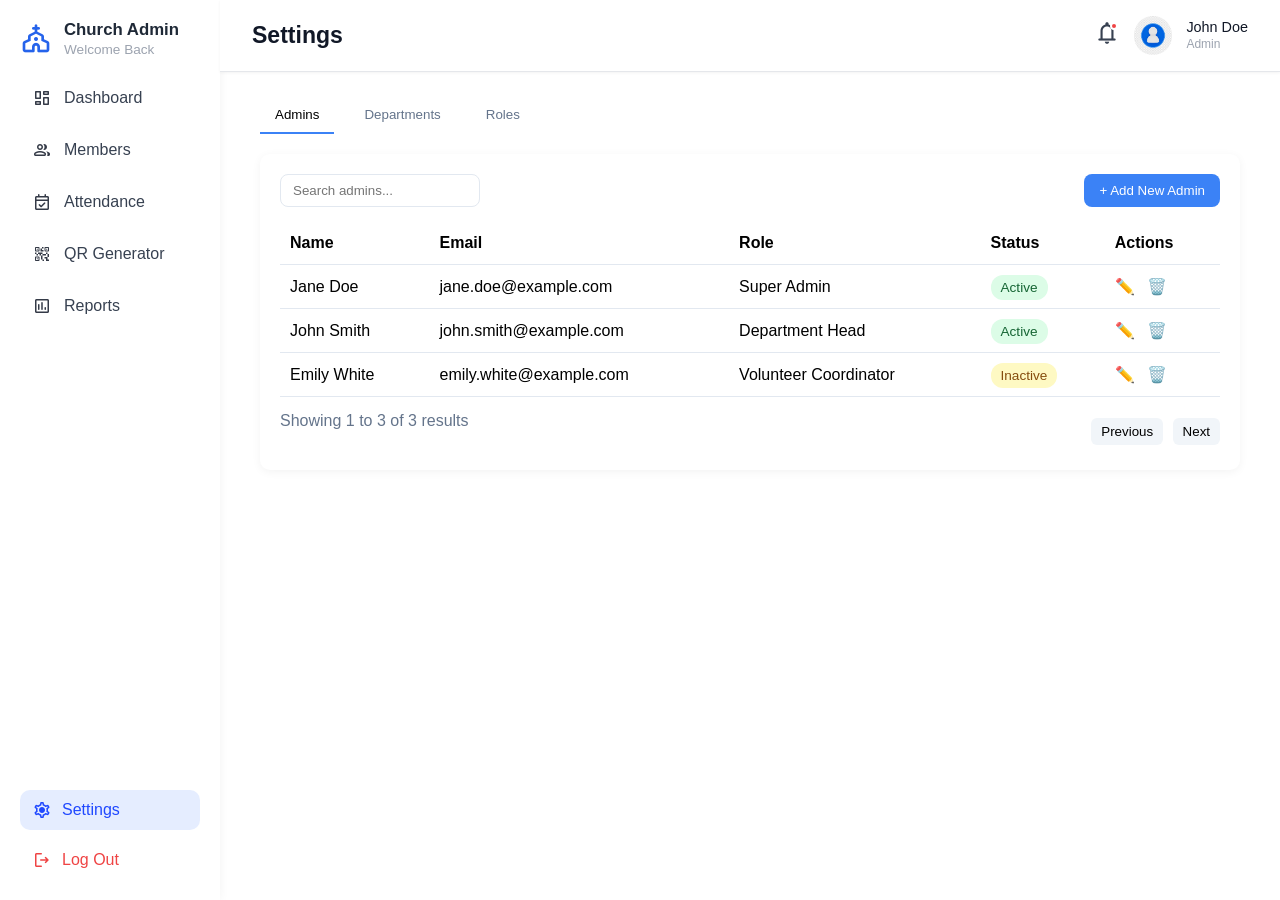
<file: FRONTEND/admin-dashboard/settings.html>
<!DOCTYPE html>
<html lang="en">
<head>
  <meta charset="UTF-8" />
  <meta name="viewport" content="width=device-width, initial-scale=1.0" />
  <title>Church Admin - Settings</title>
  <link rel="stylesheet" href="https://fonts.googleapis.com/css2?family=Material+Symbols+Rounded:opsz,wght,FILL,GRAD@24,400,0,0" />
  <link rel="stylesheet" href="assets/css/styles.css" />
  <link rel="stylesheet" href="assets/css/settings.css" />

</head>
<body>
  <!-- Mobile Menu Toggle -->
  <button class="menu-toggle" id="menuToggle" aria-label="Toggle menu">
    <span class="material-symbols-rounded">menu</span>
  </button>

  <!-- Sidebar Overlay -->
  <div class="sidebar-overlay" id="sidebarOverlay"></div>

  <div class="container">
    <!-- Sidebar -->
    <aside class="sidebar">
      <div class="brand">
        <span class="material-symbols-rounded church-icon-sidebar">church</span>
        <div class="brand-text">
          <h2>Church Admin</h2>
          <span>Welcome Back</span>
        </div>
      </div>
      <ul class="menu">
        <li>
          <a href="dashboard.html">
            <span class="icon material-symbols-rounded" aria-hidden="true">dashboard</span>
            <span>Dashboard</span>
          </a>
        </li>
        <li>
          <a href="members.html">
            <span class="icon material-symbols-rounded" aria-hidden="true">group</span>
            <span>Members</span>
          </a>
        </li>
        <li>
          <a href="attendance.html">
            <span class="icon material-symbols-rounded" aria-hidden="true">event_available</span>
            <span>Attendance</span>
          </a>
        </li>
        <li>
          <a href="qr-generator.html">
            <span class="icon material-symbols-rounded" aria-hidden="true">qr_code_2</span>
            <span>QR Generator</span>
          </a>
        </li>
        <li>
          <a href="reports.html">
            <span class="icon material-symbols-rounded" aria-hidden="true">insert_chart</span>
            <span>Reports</span>
          </a>
        </li>
      </ul>
      <div class="bottom">
        <a href="settings.html" class="settings-btn active">  
          <span class="icon material-symbols-rounded" aria-hidden="true">settings</span>
          <span>Settings</span>
        </a>
        <a href="#" class="logout-btn" id="logoutBtn">
          <span class="icon material-symbols-rounded" aria-hidden="true">logout</span>
          <span>Log Out</span>
        </a>
      </div>
    </aside>
    
    <!-- Main Content -->
    <main class="main-content">
      <header class="topbar">
        <h1 class="topbar-title">Settings</h1>
        <div class="profile">
          <div class="notification-icon">
            <span class="material-symbols-rounded">notifications</span>
            <span class="notification-dot"></span>
          </div>
          <img src="assets/images/profile.jpg" alt="Admin" />
          <div class="profile-info">
            <span class="profile-name">John Doe</span>
            <span class="profile-role">Admin</span>
          </div>
        </div>
      </header>

      <section class="settings-section">
        <div class="tabs">
          <button class="tab active">Admins</button>
          <button class="tab">Departments</button>
          <button class="tab">Roles</button>
        </div>

        <div class="table-container">
          <div class="table-header">
            <input type="text" placeholder="Search admins..." class="search-box">
            <button class="add-btn">+ Add New Admin</button>
          </div>

          <table class="admin-table">
            <thead>
              <tr>
                <th>Name</th>
                <th>Email</th>
                <th>Role</th>
                <th>Status</th>
                <th>Actions</th>
              </tr>
            </thead>
            <tbody>
              <tr>
                <td>Jane Doe</td>
                <td>jane.doe@example.com</td>
                <td>Super Admin</td>
                <td><span class="status active">Active</span></td>
                <td>
                  <button class="icon-btn edit">✏️</button>
                  <button class="icon-btn delete">🗑️</button>
                </td>
              </tr>
              <tr>
                <td>John Smith</td>
                <td>john.smith@example.com</td>
                <td>Department Head</td>
                <td><span class="status active">Active</span></td>
                <td>
                  <button class="icon-btn edit">✏️</button>
                  <button class="icon-btn delete">🗑️</button>
                </td>
              </tr>
              <tr>
                <td>Emily White</td>
                <td>emily.white@example.com</td>
                <td>Volunteer Coordinator</td>
                <td><span class="status inactive">Inactive</span></td>
                <td>
                  <button class="icon-btn edit">✏️</button>
                  <button class="icon-btn delete">🗑️</button>
                </td>
              </tr>
            </tbody>
          </table>

          <div class="table-footer">
            <p>Showing 1 to 3 of 3 results</p>
            <div class="pagination">
              <button>Previous</button>
              <button>Next</button>
            </div>
          </div>
        </div>
      </section>
    </main>
  </div>

  <script src="assets/js/main.js"></script>
  <script src="assets/js/settings.js"></script>
</body>
</html>
</file>
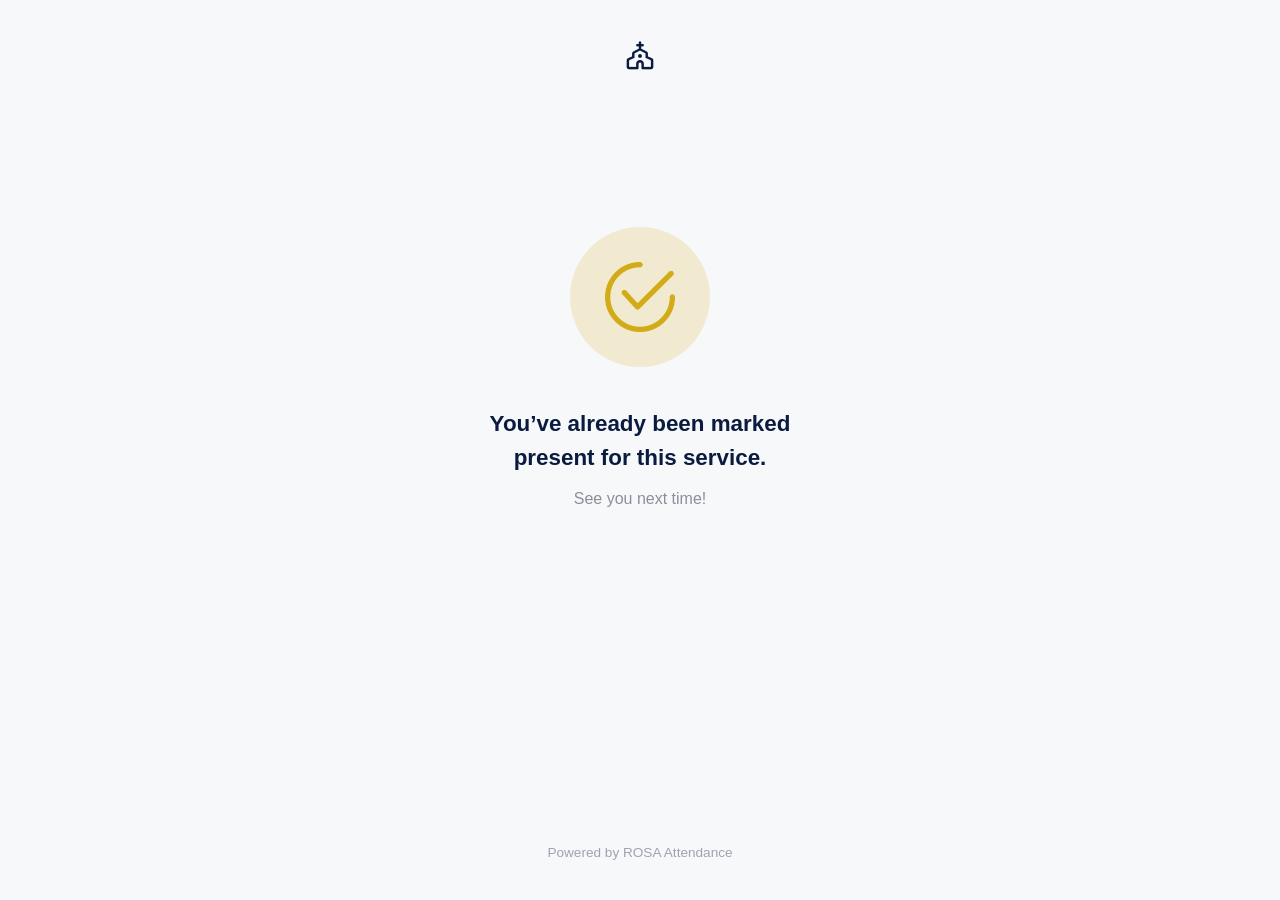
<file: FRONTEND/user-pages/already-marked-page.html>
<!DOCTYPE html>
<html lang="en">
<head>
    <meta charset="UTF-8">
    <meta name="viewport" content="width=device-width, initial-scale=1.0">
    <title>Document</title>
</head>
<body>
    <div class="container">
        <!DOCTYPE html>
<html lang="en">
<head>
    <meta charset="UTF-8" />
    <meta name="viewport" content="width=device-width, initial-scale=1.0" />
    
    <title>Attendance Confirmation</title>
    <link rel="stylesheet" href="./style/already-marked-page.css" />
    <link rel="stylesheet" href="https://fonts.googleapis.com/css2?family=Material+Symbols+Rounded:opsz,wght,FILL,GRAD@24,400,0,0" />
<link rel="stylesheet" href="https://cdnjs.cloudflare.com/ajax/libs/font-awesome/6.5.1/css/all.min.css" integrity="sha512-TNfQwY5dVj1Qn3hjLSeXfhDGhTqx3iMLhcCfSxP2exiDzfrHWcO36Z0cUiG7RZvg7aqeXOvNhbbX6nW0Zz9Q0g==" crossorigin="anonymous" referrerpolicy="no-referrer" />

</head>
<body>
    <div class="container">
      
         
        <div class="top-icon">
           <span style="font-size: xx-large;" class="material-symbols-rounded church-icon-sidebar">church</span>
        </div>

        
        <div>
         <div class="check-circle">
          <img src="./Icons/checked (1).png" alt="">  
         </div>

      
         <h2>You’ve already been marked<br>present for this service.</h2>
         <p class="subtitle">See you next time!</p>
        </div> 
        

        
        <footer>Powered by ROSA Attendance</footer>
    </div>
</body>
</html>
    </div>
</body>
</html>
</file>
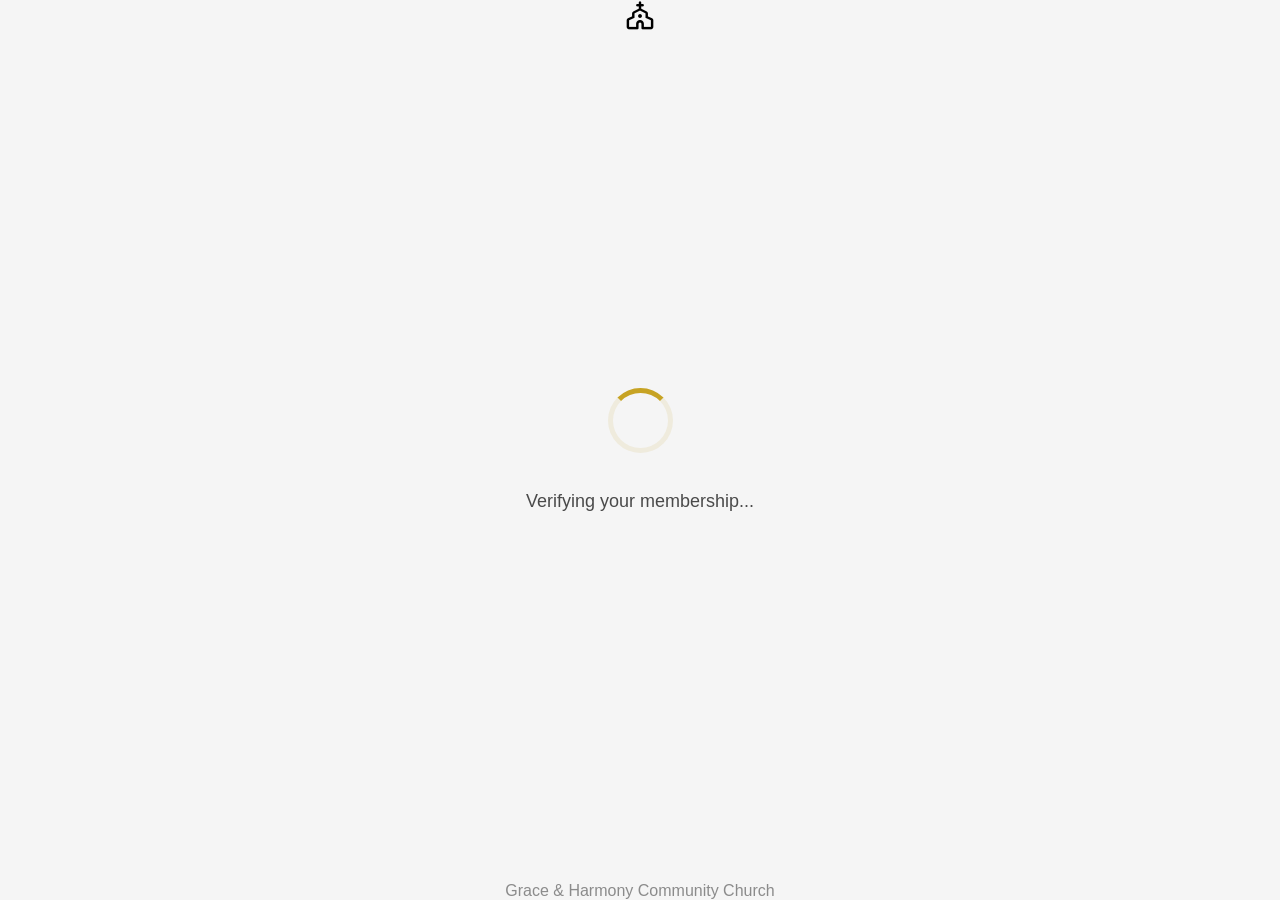
<file: FRONTEND/user-pages/verifying-memebership.html>
<!DOCTYPE html>
<html lang="en">
<head>
    <meta charset="UTF-8">
    <meta name="viewport" content="width=device-width, initial-scale=1.0">
    <title>Membership Verification</title>
    <link rel="stylesheet" href="./style/verifing-membership-page.css">
    <link rel="stylesheet" href="https://fonts.googleapis.com/css2?family=Material+Symbols+Rounded:opsz,wght,FILL,GRAD@24,400,0,0" />
</head>
<body>

    <div class="container">

        <!-- Top Church Icon -->
        <div class="logo">
           <span style="font-size: xx-large;" class="material-symbols-rounded church-icon-sidebar">church</span> 
        </div>

        <!-- Loader + Text -->
        <div class="loader-section">
            <div class="spinner"></div>

            <p class="status-text">Verifying your membership...</p>

            
        </div>

        <!-- Footer Name -->
        <footer>
            Grace & Harmony Community Church
        </footer>

    </div>

</body>
</html>
</file>
<file: FRONTEND/admin-dashboard/assets/css/styles.css>
/* ==========================
   Shared base styles
   (moved here so all pages reuse the same sidebar / topbar / nav styles)
   ========================== */

/* Basic Reset & typography */
* {
  margin: 0;
  padding: 0;
  box-sizing: border-box;
}

/* Default UI font - pages may override with page-specific fonts if needed */
body, html { 
  font-family: "Poppins", sans-serif;
  overflow-x: hidden;
}

/* Topbar height variable used to keep fixed topbar and content spacing consistent */
:root {
  /* slightly increased topbar height to prevent header from overlapping content */
  --topbar-height: 72px; /* increased from 64px to add a bit more spacing */
  --sidebar-width: 240px;
}

body.sidebar-open {
  overflow: hidden;
}

/* Links: remove underline across the app and inherit color */
a { text-decoration: none; color: inherit; }

/* Page-level layout */
.container { 
  display: flex; 
  width: 100%; 
  min-height: 100vh; 
  position: relative;
}

/* Mobile menu button */
.menu-toggle {
  display: none;
  position: fixed;
  top: 16px;
  left: 16px;
  /* sit above the topbar so it's always clickable */
  z-index: 1201;
  background: #fff;
  border: none;
  border-radius: 8px;
  padding: 10px;
  cursor: pointer;
  box-shadow: 0 2px 8px rgba(0,0,0,0.1);
  transition: all 0.3s ease;
  width: 44px;
  height: 44px;
  align-items: center;
  justify-content: center;
}

.menu-toggle:hover {
  background: #f3f4f6;
}

.menu-toggle .material-symbols-rounded {
  font-size: 24px;
  color: #111827;
}

/* Sidebar overlay for mobile */
.sidebar-overlay {
  display: none;
  position: fixed;
  top: 0;
  left: 0;
  width: 100%;
  height: 100%;
  background: rgba(0, 0, 0, 0.5);
  z-index: 999;
  opacity: 0;
  transition: opacity 0.3s ease;
}

.sidebar-overlay.active {
  display: block;
  opacity: 1;
}

/* Sidebar (shared) */
.sidebar {
  width: var(--sidebar-width);
  height: 100vh;
  background: #fff;
  box-shadow: 0 0 10px rgba(0,0,0,0.05);
  padding: 20px;
  display: flex;
  flex-direction: column;
  justify-content: flex-start;
  position: fixed;
  left: 0;
  top: 0;
  z-index: 1000;
  overflow-y: auto;
  overflow-x: hidden;
  transform: translateX(0);
  transition: transform 0.3s ease;
  -webkit-overflow-scrolling: touch;
  scroll-behavior: smooth;
}

.sidebar::-webkit-scrollbar {
  width: 6px;
}

.sidebar::-webkit-scrollbar-track {
  background: transparent;
}

.sidebar::-webkit-scrollbar-thumb {
  background: #d1d5db;
  border-radius: 3px;
}

.sidebar::-webkit-scrollbar-thumb:hover {
  background: #9ca3af;
}

.brand { display: flex; align-items: center; gap: 12px; margin-bottom: 18px; }
.brand img { width: 36px; height: 36px; border-radius: 50%; }
.church-icon-sidebar {
  font-size: 32px;
  color: #2563eb;
  font-variation-settings: 'FILL' 0, 'wght' 400, 'GRAD' 0, 'opsz' 24;
  display: inline-flex;
  align-items: center;
  justify-content: center;
}
.brand-text h2 { color: #1f2937; font-size: 1.05rem; line-height: 1.2; }
.brand-text span { color: #9ca3af; font-size: 0.85rem; }

.sidebar ul { list-style: none; padding: 0; margin: 0; }
.menu li { margin-bottom: 8px; }
.menu li a { display: flex; align-items: center; gap: 12px; color: #374151; padding: 12px; border-radius: 10px; cursor: pointer; transition: background .18s ease, color .18s ease; }
.menu li a .icon { color: #111827; opacity: .85; display: inline-flex; font-size: 20px; line-height: 1; }
.menu li.active a, .menu li a.active { background: #e5edff; color: #1f48ff; }
.menu li a:hover { background: #f3f4f6; }
.menu li.active a .icon, .menu li a.active .icon { color: #1f48ff; }

.bottom { margin-top: auto; display: flex; flex-direction: column; gap: 10px; }
.settings-btn, .logout-btn { display: flex; align-items: center; gap: 10px; background: transparent; color: #374151; padding: 10px 12px; border-radius: 10px; cursor: pointer; text-decoration: none; transition: background .18s ease; }
.settings-btn .icon, .logout-btn .icon { font-size: 20px; }
.settings-btn:hover, .settings-btn.active, .logout-btn:hover { background: #f3f4f6; }
.settings-btn.active { background: #e5edff; color: #1f48ff; }
.settings-btn.active .icon { color: #1f48ff; }
.logout-btn { color: #ef4444; }

/* Topbar (shared) - General Navigation Bar */
.topbar { 
  display: flex;
  justify-content: space-between;
  align-items: center;
  background: #fff;
  padding: 0 clamp(20px, 2.5vw, 32px);
  height: var(--topbar-height);
  border-bottom: 1px solid #e5e7eb;
  width: 100%;
  position: fixed; /* fixed to viewport so it sits at the very top */
  top: 0;
  left: 0; /* overridden on desktop to account for sidebar width */
  z-index: 1100; /* sit above main content but below sidebar if necessary */
  box-shadow: 0 1px 3px rgba(0, 0, 0, 0.05);
}

/* Left - Title */
.topbar-title {
  font-size: clamp(1.3rem, 1.6vw, 1.8rem); 
  color: #111827;
  font-weight: 600;
  margin: 0;
}

/* Right side - Profile */
.profile {
  display: flex; 
  align-items: center; 
  gap: clamp(10px, 1.2vw, 14px);
}
.profile img { 
  width: clamp(32px, 3vw, 40px); 
  height: clamp(32px, 3vw, 40px); 
  border-radius: 50%; 
}
.notification-icon { 
  position: relative; 
  cursor: pointer; 
}
.notification-icon .material-symbols-rounded { 
  font-size: clamp(22px, 2.2vw, 26px); 
  color: #374151; 
}
.notification-dot { 
  position: absolute; 
  top: 2px; 
  right: 2px; 
  width: 8px; 
  height: 8px; 
  background: #ef4444; 
  border-radius: 50%; 
  border: 2px solid #fff; 
}
.profile-info { 
  display: flex; 
  flex-direction: column; 
  gap: 2px; 
}
.profile-name { 
  font-size: clamp(0.9rem, 1vw, 1rem); 
  color: #111827; 
  font-weight: 500; 
}
.profile-role { 
  font-size: clamp(0.75rem, 0.85vw, 0.85rem); 
  color: #9ca3af; 
}

/* Make chart canvases responsive by default */
.chart-card canvas { width: 100% !important; height: auto !important; }

/* Responsive helpers (kept here) */
/* Fluid base sizing to better handle browser zoom (80%-125%) */
html { font-size: clamp(14px, 0.95vw + 9px, 16px); }

/* Responsive main content - scales to available space */
.main-content { 
  width: 100%;
  flex: 1;
  overflow-x: hidden;
  overflow-y: auto;
  -webkit-overflow-scrolling: touch;
  scroll-behavior: smooth;
  height: 100vh;
  padding-top: var(--topbar-height); /* prevent content from being hidden beneath the fixed topbar */
}

/* Desktop: Add margin for fixed sidebar */
@media (min-width: 769px) {
  .main-content {
    margin-left: var(--sidebar-width);
  }
  
  .sidebar {
    position: fixed;
  }

  /* On desktop align the fixed topbar to the right of the sidebar */
  .topbar {
    left: var(--sidebar-width);
    width: calc(100% - var(--sidebar-width));
  }
}

@media (min-width: 901px) and (max-width: 1366px) {
  .main-content {
    margin-left: 220px;
  }
}

/* Keep topbar aligned when sidebar width changes in this breakpoint */
@media (min-width: 901px) and (max-width: 1366px) {
  :root { --sidebar-width: 220px; }
  .topbar { left: var(--sidebar-width); width: calc(100% - var(--sidebar-width)); }
  .main-content { margin-left: var(--sidebar-width); }
}

.main-content::-webkit-scrollbar {
  width: 8px;
}

.main-content::-webkit-scrollbar-track {
  background: #f1f5f9;
}

.main-content::-webkit-scrollbar-thumb {
  background: #cbd5e1;
  border-radius: 4px;
}

  .main-content::-webkit-scrollbar-thumb:hover {
    background: #94a3b8;
  }

/* Touch-friendly improvements */
@media (max-width: 768px) {
  /* Larger touch targets */
  /* show hamburger on mobile */
  .menu-toggle { display: flex; }
  .menu li a,
  .settings-btn,
  .logout-btn {
    min-height: 44px;
    display: flex;
    align-items: center;
  }

  button,
  .add-btn,
  .filter-btn,
  .export-btn,
  .page-btn {
    min-height: 44px;
    touch-action: manipulation;
  }

  /* Prevent text size adjustment on iOS */
  input,
  select,
  textarea {
    font-size: 16px;
  }

  /* Better tap highlighting */
  a,
  button {
    -webkit-tap-highlight-color: rgba(0, 0, 0, 0.1);
  }
}

/* Large screens (1024px+) - Full width layout */
@media (min-width: 1024px) {
  .stats { 
    grid-template-columns: repeat(4, 1fr) !important; 
    gap: clamp(16px, 1.5vw, 24px);
    margin-bottom: clamp(24px, 3vh, 40px);
  }
  .charts { 
    grid-template-columns: 2fr 1fr !important; 
    gap: clamp(16px, 1.5vw, 24px);
  }
  .topbar-title { 
    font-size: clamp(1.4rem, 1.8vw, 2rem); 
  }
  .card { 
    padding: clamp(16px, 1.5vw, 24px); 
  }
  .chart-card { 
    padding: clamp(16px, 1.5vw, 24px); 
  }
  .chart-card canvas { 
    height: clamp(220px, 28vh, 380px) !important; 
  }
  .donut .donut-wrap { 
    max-width: clamp(260px, 28vh, 420px); 
  }
}

/* Very large screens (1440px+) - Optimize spacing */
@media (min-width: 1440px) {
  .main-content {
    padding: clamp(20px, 2vw, 40px) clamp(30px, 3vw, 60px);
  }
  .stats {
    gap: clamp(20px, 2vw, 28px);
    margin-bottom: clamp(32px, 3.5vh, 48px);
  }
  .charts {
    gap: clamp(20px, 2vw, 28px);
  }
  .card {
    padding: clamp(20px, 2vw, 28px);
  }
  .chart-card {
    padding: clamp(20px, 2vw, 28px);
  }
  .chart-card canvas {
    height: clamp(280px, 32vh, 420px) !important;
  }
  .donut .donut-wrap {
    max-width: clamp(300px, 32vh, 480px);
  }
}

/* Ultra-wide screens (1920px+) - Maximum utilization */
@media (min-width: 1920px) {
  .main-content {
    padding: clamp(30px, 2.5vw, 50px) clamp(40px, 4vw, 80px);
  }
  .stats {
    gap: clamp(24px, 2.5vw, 32px);
    margin-bottom: clamp(40px, 4vh, 56px);
  }
  .charts {
    gap: clamp(24px, 2.5vw, 32px);
  }
  .card {
    padding: clamp(24px, 2.5vw, 32px);
  }
  .chart-card {
    padding: clamp(24px, 2.5vw, 32px);
  }
  .chart-card canvas {
    height: clamp(320px, 35vh, 480px) !important;
  }
  .donut .donut-wrap {
    max-width: clamp(360px, 35vh, 540px);
  }
}

@media (max-width: 1366px) {
  .sidebar { width: 220px; }
  .main-content { 
    padding: clamp(16px, 1.5vw, 24px) clamp(20px, 2vw, 30px); 
  }
  .charts { grid-template-columns: 1fr 1fr; }
}

@media (max-width: 1366px) {
  :root { --sidebar-width: 220px; }
  .topbar { left: var(--sidebar-width); width: calc(100% - var(--sidebar-width)); }
  .main-content { margin-left: var(--sidebar-width); }
}

@media (max-width: 1024px) {
  .charts { grid-template-columns: 1fr; }
  .donut .donut-wrap { max-width: 420px; }
}

@media (max-width: 900px) {
  .sidebar { width: 200px; }
  .menu li { padding: 10px 10px; }
  .stats { grid-template-columns: repeat(2, minmax(220px, 1fr)); }
}

@media (max-width: 900px) and (min-width: 769px) {
  /* On narrower desktops/tablets where sidebar is shrunk to 200px keep topbar aligned */
  :root { --sidebar-width: 200px; }
  .topbar { left: var(--sidebar-width); width: calc(100% - var(--sidebar-width)); }
  .main-content { margin-left: var(--sidebar-width); }
}

/* Mobile Responsive Styles */
@media (max-width: 768px) {
  /* Show hamburger menu */
  .menu-toggle {
    display: flex;
  }

  /* Sidebar hidden by default on mobile */
  .sidebar {
    transform: translateX(-100%);
    width: 280px;
    box-shadow: 2px 0 10px rgba(0,0,0,0.1);
  }

  .sidebar.active {
    transform: translateX(0);
  }

  /* Main content takes full width on mobile */
  .main-content {
    margin-left: 0;
    padding: 20px 16px;
    padding-top: calc(var(--topbar-height) + 16px);
  }

  /* Topbar adjustments */
  .topbar {
    display: flex;
    justify-content: space-between;
    gap: 12px;
    margin-bottom: 20px;
    padding: clamp(12px, 1.5vh, 16px) 16px;
    padding-left: 72px;
    margin-top: 0;
  }

  /* On mobile keep the topbar full-width and reset the sidebar width variable */
  :root { --sidebar-width: 0px; }
  .topbar { left: 0; width: 100%; }

  .topbar-title {
    font-size: 1.5rem;
    margin: 0;
  }

  .profile {
    width: auto;
    justify-content: flex-end;
    gap: 8px;
  }

  .profile-info {
    display: none;
  }

  .profile-name {
    display: none;
  }

  .notification-icon {
    margin-right: 0;
  }

  /* Stats grid - single column on mobile */
  .stats {
    grid-template-columns: 1fr !important;
    gap: 12px;
    margin-bottom: 24px;
  }

  .card {
    padding: 16px;
  }

  .card-icon {
    top: 16px;
    right: 16px;
    font-size: 20px;
  }

  /* Charts stack vertically on mobile */
  .charts {
    grid-template-columns: 1fr !important;
    gap: 16px;
  }

  .chart-card {
    padding: 16px;
  }

  .chart-card canvas {
    height: 250px !important;
  }

  .donut canvas {
    height: 250px !important;
  }

  .card-header {
    flex-direction: column;
    align-items: flex-start;
    gap: 8px;
  }

  .donut .donut-wrap {
    max-width: 100%;
  }

  /* Responsive tables */
  .table-container,
  .records-container,
  .data-table,
  table {
    overflow-x: auto;
    -webkit-overflow-scrolling: touch;
    display: block;
    width: 100%;
  }

  table {
    display: table;
    min-width: 600px;
  }

  /* Forms and filters */
  .filters,
  .filter-group,
  .top-bar {
    flex-direction: column;
    gap: 12px;
  }

  .filters .filter-item,
  .filter-group {
    width: 100%;
  }

  .buttons,
  .export-options,
  .qr-actions {
    flex-direction: column;
    width: 100%;
  }

  .buttons button,
  .export-options button,
  .qr-actions button {
    width: 100%;
  }

  /* Search boxes and inputs */
  .search-box,
  .input-box,
  .link-box {
    width: 100%;
  }

  /* QR Card responsive */
  .qr-card {
    flex-direction: column;
  }

  .qr-image {
    text-align: center;
    margin-top: 20px;
  }
}

@media (max-width: 480px) {
  .main-content {
    padding: 16px 12px;
    padding-top: 75px;
  }

  .topbar {
    margin-bottom: 16px;
    display: flex;
    justify-content: space-between;
    gap: 8px;
    padding: clamp(10px, 1.2vh, 14px) 12px;
    padding-left: 72px;
  }

  .topbar-title {
    font-size: 1.3rem;
    margin: 0;
  }

  .profile {
    width: auto;
    justify-content: flex-end;
  }

  .notification-icon .material-symbols-rounded {
    font-size: 20px;
  }

  .profile img {
    width: 30px;
    height: 30px;
  }

  .card {
    padding: 14px;
  }

  .card h3 {
    font-size: 0.9rem;
  }

  .card .value {
    font-size: 1.4rem;
  }

  .growth {
    font-size: 0.85rem;
  }

  .chart-card {
    padding: 14px;
  }

  .chart-card h3 {
    font-size: 1rem;
  }

  .chart-subtitle {
    font-size: 0.8rem;
  }

  .chart-card canvas {
    height: 220px !important;
  }

  .donut canvas {
    height: 220px !important;
  }

  .sidebar {
    width: 260px;
  }

  /* Table responsive improvements */
  table {
    font-size: 0.85rem;
  }

  table th,
  table td {
    padding: 8px 4px;
  }

  /* Button adjustments */
  button,
  .add-btn,
  .filter-btn,
  .export-btn {
    font-size: 0.9rem;
    padding: 10px 16px;
  }

  /* Filter sections */
  .filters-section,
  .attendance-section {
    padding: 0;
  }
}

/* Tablet adjustments */
@media (min-width: 769px) and (max-width: 1024px) {
  .sidebar {
    width: 220px;
  }

  .main-content {
    padding: 20px 24px;
    margin-left: 220px;
  }


  .stats {
    grid-template-columns: repeat(2, 1fr) !important;
  }

  .charts {
    grid-template-columns: 1fr !important;
  }

  /* Table responsive on tablet */
  .table-container,
  .records-container {
    overflow-x: auto;
  }

  table {
    min-width: 800px;
  }

  /* Forms better spacing */
  .filters {
    flex-wrap: wrap;
  }

  .filter-item,
  .filter-group {
    flex: 1 1 calc(50% - 10px);
    min-width: 200px;
  }
}
</file>
<file: FRONTEND/admin-dashboard/assets/css/settings.css>
/* Settings page - page specific styles only. Shared reset / sidebar / topbar moved to styles.css */

/* Settings page main content spacing (page-specific override) */
.main-content {
  flex: 1;
  /* account for fixed topbar */
  padding-top: calc(var(--topbar-height) + 25px);
  padding-right: 40px;
  padding-bottom: 25px;
  padding-left: 40px;
}

/* Settings Section */
.settings-section h1 {
  font-size: 1.6rem;
  margin-bottom: 5px;
}

.settings-section p {
  color: #64748b;
  margin-bottom: 20px;
}

/* Tabs */
.tabs {
  display: flex;
  gap: 15px;
  margin-bottom: 20px;
}

.tab {
  border: none;
  background: none;
  padding: 10px 15px;
  cursor: pointer;
  font-weight: 500;
  color: #64748b;
  border-bottom: 2px solid transparent;
}

.tab.active {
  color: #000;
  border-bottom: 2px solid #3b82f6;
}

/* Table */
.table-container {
  background: #fff;
  border-radius: 10px;
  padding: 20px;
  box-shadow: 0 2px 10px rgba(0,0,0,0.05);
}

.table-header {
  display: flex;
  justify-content: space-between;
  margin-bottom: 15px;
}

.search-box {
  padding: 8px 12px;
  border-radius: 8px;
  border: 1px solid #e2e8f0;
  width: 200px;
}

.add-btn {
  background: #3b82f6;
  color: #fff;
  border: none;
  padding: 8px 15px;
  border-radius: 8px;
  cursor: pointer;
}

/* Table Styling */
.admin-table {
  width: 100%;
  border-collapse: collapse;
}

.admin-table th,
.admin-table td {
  text-align: left;
  padding: 12px 10px;
  border-bottom: 1px solid #e2e8f0;
}

.status {
  padding: 5px 10px;
  border-radius: 12px;
  font-size: 0.85rem;
}

.status.active {
  background: #dcfce7;
  color: #166534;
}

.status.inactive {
  background: #fef9c3;
  color: #854d0e;
}

.icon-btn {
  border: none;
  background: none;
  cursor: pointer;
  font-size: 1rem;
  margin-right: 8px;
}

/* Footer */
.table-footer {
  display: flex;
  justify-content: space-between;
  align-items: center;
  margin-top: 15px;
}

.pagination button {
  background: #f1f5f9;
  border: none;
  padding: 6px 10px;
  border-radius: 6px;
  margin-left: 5px;
  cursor: pointer;
}

.pagination button:hover {
  background: #e2e8f0;
}

/* Responsive Design */
@media (max-width: 900px) {
  .main-content {
    padding-top: calc(var(--topbar-height) + 15px);
    padding-right: 15px;
    padding-bottom: 15px;
    padding-left: 15px;
  }

  .table-header {
    flex-direction: column;
    gap: 10px;
  }

  .admin-table th, .admin-table td {
    font-size: 0.9rem;
    padding: 8px;
  }
}

@media (max-width: 600px) {
  .tabs {
    flex-wrap: wrap;
  }

  .search-box {
    width: 100%;
  }

  .user-name {
    display: none;
  }

  .sidebar-subtitle {
    display: none;
  }
}
</file>
<file: FRONTEND/user-pages/style/already-marked-page.css>
* {
    margin: 0;
    padding: 0;
    box-sizing: border-box;
}

body {
    font-family: -apple-system, BlinkMacSystemFont, "Segoe UI", Roboto, Oxygen,
        Ubuntu, Cantarell, "Open Sans", "Helvetica Neue", sans-serif;
    background: #f7f8fa;
    color: #0b1b3f;
    height: 100vh;
    display: flex;
    justify-content: center;
    align-items: center;
}

.container {
    text-align: center;
    width: 100%;
    max-width: 450px;
    padding: 20px;
    height: 100vh;
    display: flex;
    flex-direction: column;
    justify-content: space-between;
}

.top-icon img {
    width: 36px;
    margin-bottom: 60px;
    opacity: 0.8;
}

.check-circle {
    width: 140px;
    height: 140px;
    background: #f1ead0;
    border-radius: 50%;
    margin: 0 auto 40px auto;
    display: flex;
    justify-content: center;
    align-items: center;
}

.check-circle img {
    width: 70px;
}

h2 {
    font-size: 1.4rem;
    line-height: 1.5;
    font-weight: 600;
    margin-bottom: 15px;
}

.subtitle {
    font-size: 1rem;
    color: #8a8f99;
    margin-bottom: 200px;
}
.church-icon-sidebar {
  height: 50px;
  width: 50px;
}

footer {
    color: #9ea3ae;
    font-size: 0.85rem;
}
</file>
<file: FRONTEND/user-pages/style/verifing-membership-page.css>
body {
    margin: 0;
    padding: 0;
    background: #f5f5f5;
    font-family: "Inter", sans-serif;
    height: 100vh;
    display: flex;
    justify-content: center;
    align-items: center;
}

.container {
    display: flex;
    flex-direction: column; /* <--- flex-col equivalent */
    justify-content: space-between;
    align-items: center;
    height: 100vh;
    width: 100%;
    padding: auto;
}

/* Logo */
.logo img {
    width: 45px;
    opacity: 0.85;
}

/* Loader section */
.loader-section {
    display: flex;
    flex-direction: column; /* stacked vertically */
    align-items: center;
    gap: 20px;
}

/* Spinner */
.spinner {
    width: 55px;
    height: 55px;
    border: 5px solid #d8c27f33;
    border-top-color: #c7a323;
    border-radius: 50%;
    animation: spin 1s linear infinite;
}

@keyframes spin {
    to {
        transform: rotate(360deg);
    }
}

/* Status text */
.status-text {
    font-size: 18px;
    color: #4a4a4a;
}

/* Progress bar */
.progress-bar {
    width: 260px;
    height: 10px;
    background: #ece7d0;
    border-radius: 10px;
    overflow: hidden;
}

.progress {
    width: 80%;        /* Adjust loading level */
    height: 100%;
    background: #c7a323;
}

/* Footer */
footer {
    font-size: 16px;
    color: #808080;
    opacity: 0.9;
}
</file>
